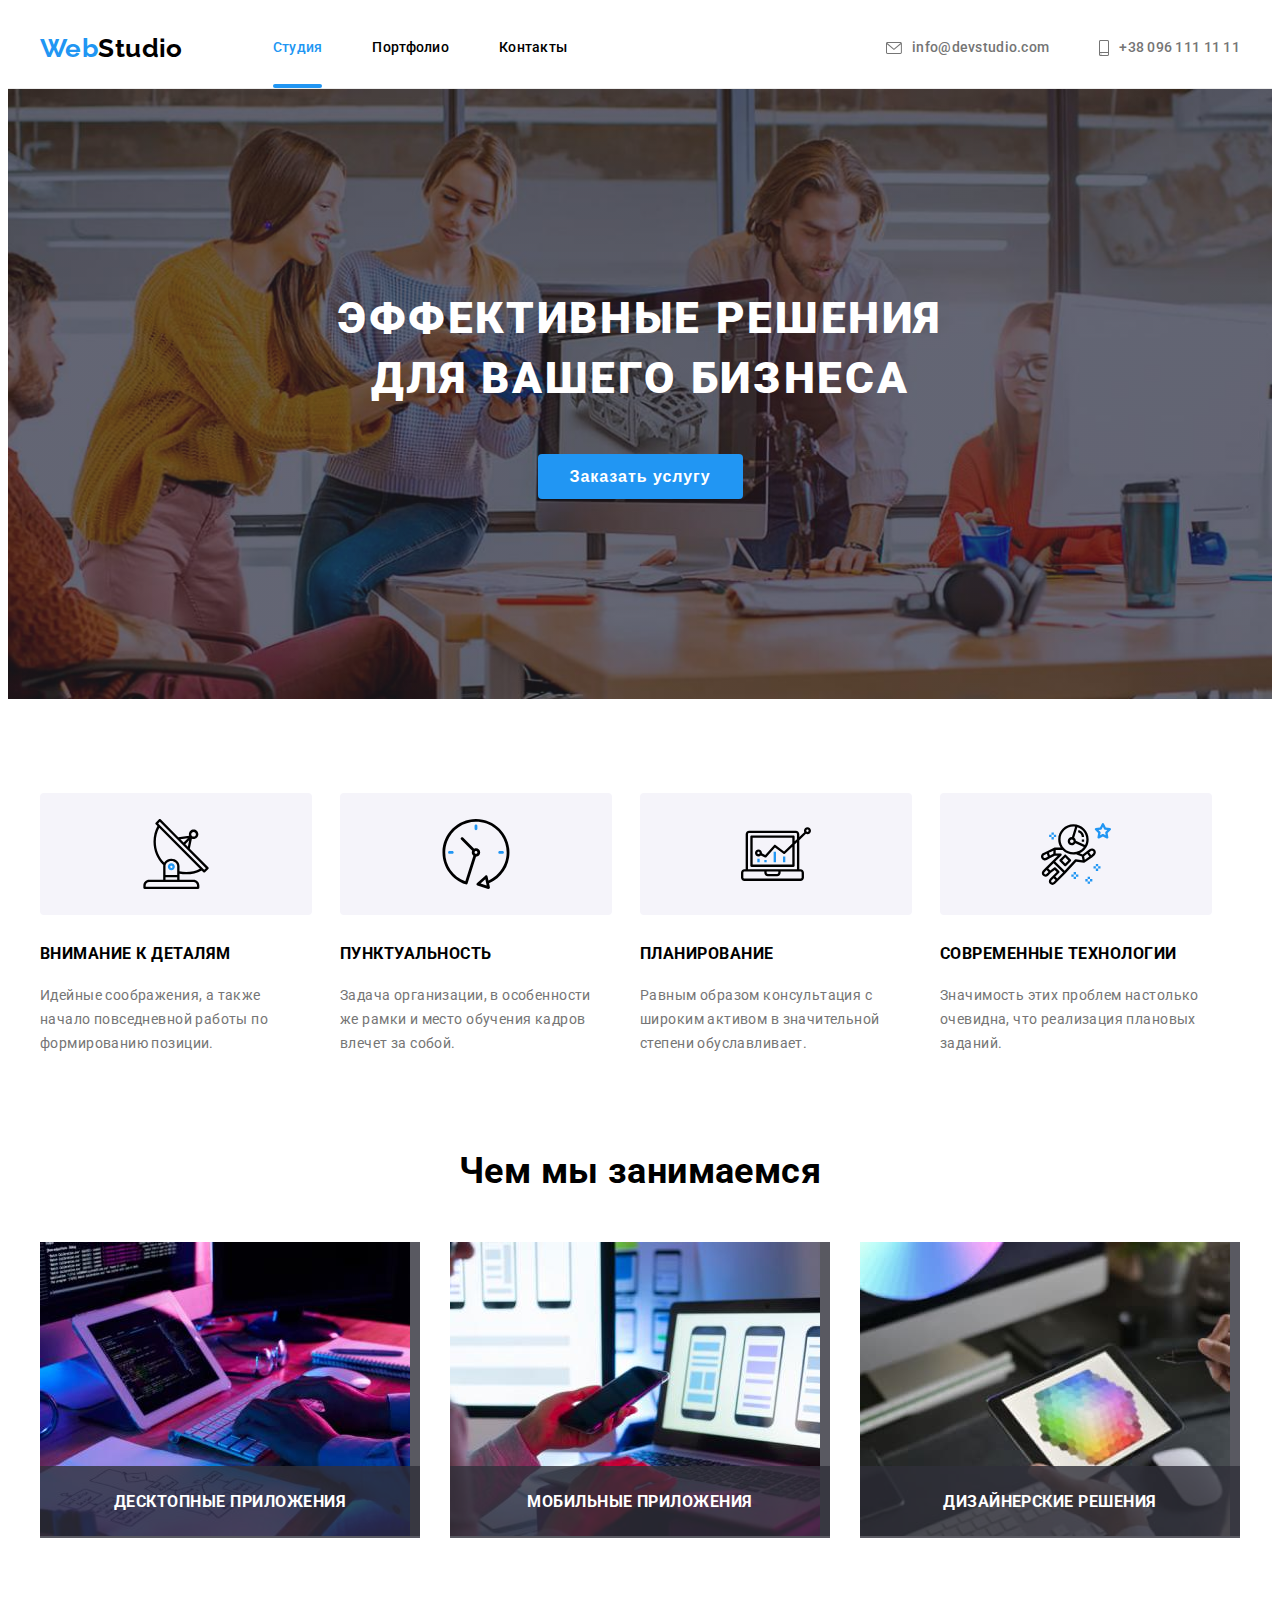
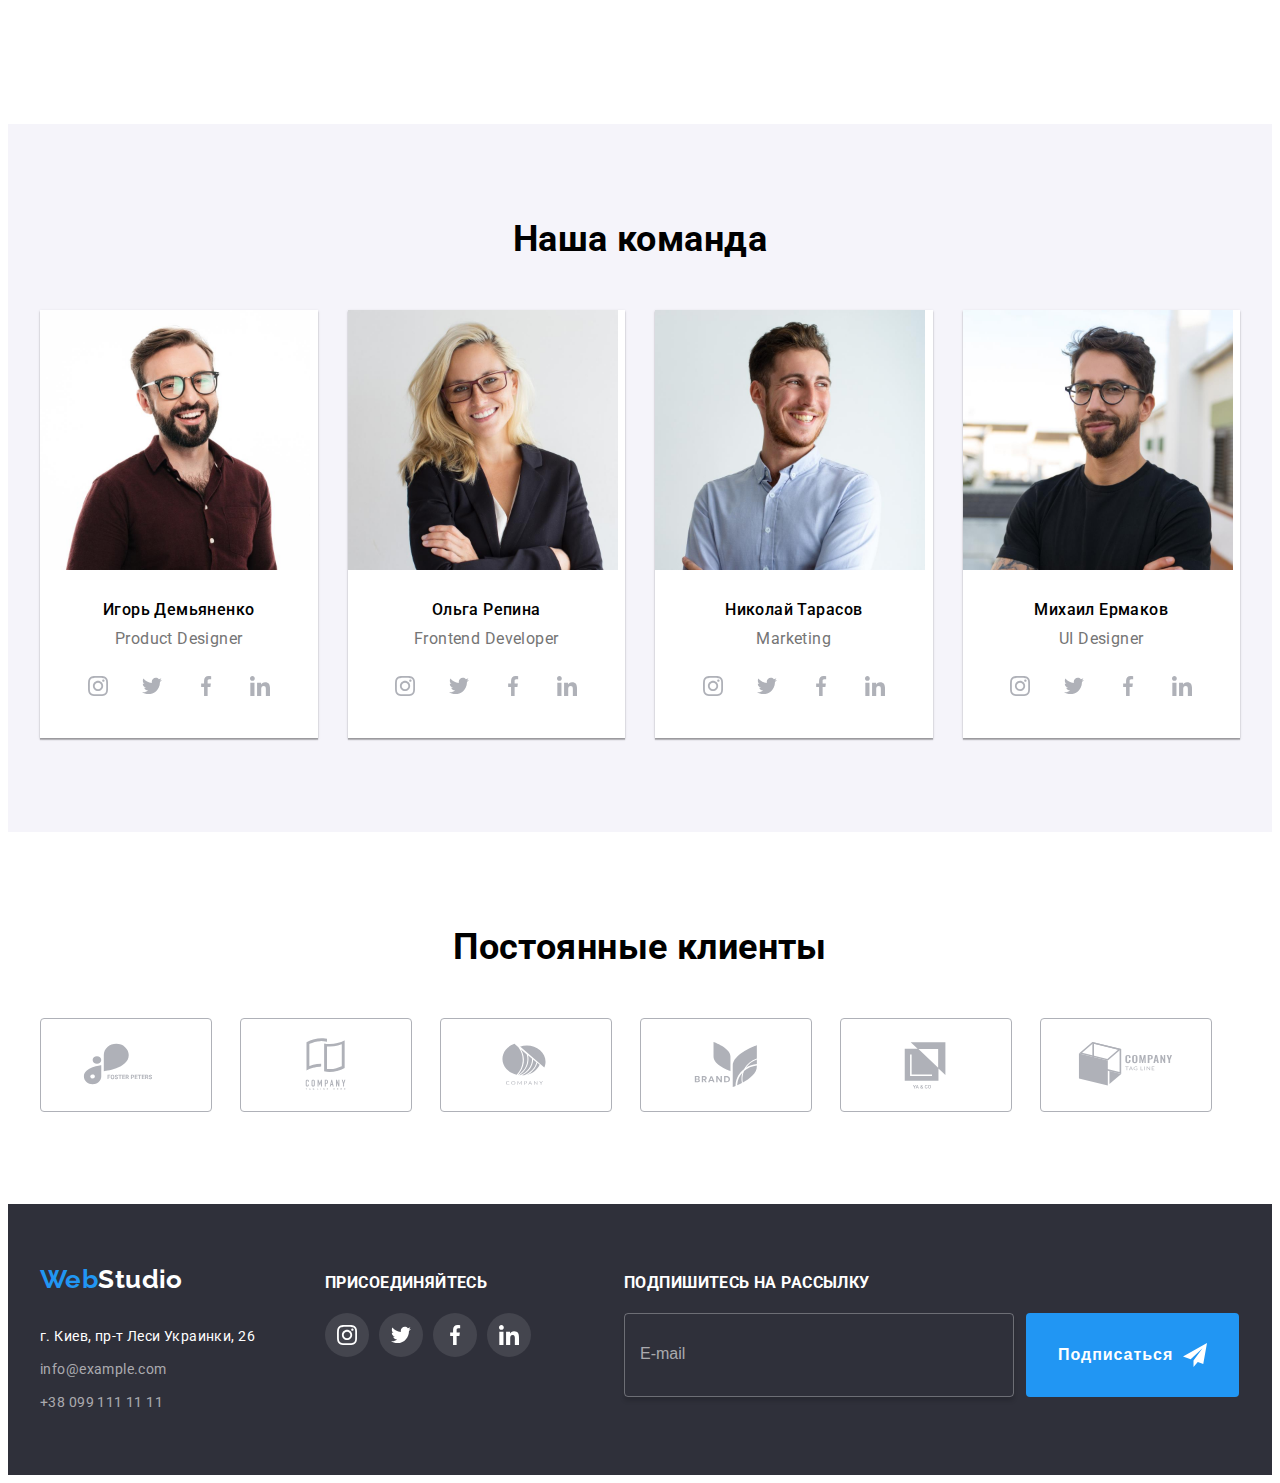
<file: index.html>
<!DOCTYPE html>
<html lang="ru">
  <head>
    <meta charset="UTF-8" />
    <meta http-equiv="X-UA-Compatible" content="IE=edge" />
    <meta name="viewport" content="width=device-width, initial-scale=1.0" />
    <title>Веб студио</title>
    <link rel="preconnect" href="https://fonts.googleapis.com" />
    <link rel="preconnect" href="https://fonts.gstatic.com" crossorigin />
    <link rel="preconnect" href="https://fonts.googleapis.com" />
    <link rel="preconnect" href="https://fonts.gstatic.com" crossorigin />
    <link
      href="https://fonts.googleapis.com/css2?family=Raleway:wght@700&family=Roboto:wght@400;500;700;900&display=swap"
      rel="stylesheet"
    />
    <link
      rel="stylesheet"
      href="https://cdnjs.cloudflare.com/ajax/libs/modern-normalize/1.1.0/modern-normalize.min.css"
      integrity="sha512-wpPYUAdjBVSE4KJnH1VR1HeZfpl1ub8YT/NKx4PuQ5NmX2tKuGu6U/JRp5y+Y8XG2tV+wKQpNHVUX03MfMFn9Q=="
      crossorigin="anonymous"
      referrerpolicy="no-referrer"
    />
    <link rel="stylesheet" href="./css/main.min.css" />
  </head>
  <body>
    <!-- header -->
    <header class="header">
      <div class="container header-container">
        <nav class="header-nav">
          <a class="header__logo logo link" href="#" lang="en"
            ><span class="header__logo-part">Web</span>Studio</a
          >
          <ul class="header-nav__list list">
            <li class="header-nav__item">
              <a class="header-nav__link menu link current" href="#">Студия</a>
            </li>
            <li class="header-nav__item">
              <a class="header-nav__link menu link" href="./portfolio.html"
                >Портфолио</a
              >
            </li>
            <li class="header-nav__item">
              <a class="header-nav__link menu link" href="#">Контакты</a>
            </li>
          </ul>
        </nav>
        <ul class="contacts list">
          <li class="contacts__item">
            <a class="contacts__link link" href="mailto:info@devstudio.com">
              <svg class="contacts__icon" width="16" height="12">
                <use href="./images/icons.svg#icon-envelope"></use></svg>info@devstudio.com
            </a>
          </li>
          <li class="contacts__item">
            <a class="contacts__link link" href="tel.:+380961111111"
              ><svg class="contacts__icon" width="10" height="16">
                <use href="./images/icons.svg#icon-smartphone"></use></svg>+38 096 111 11 11
            </a>
          </li>
        </ul>
      </div>
    </header>

    <main>
      <!-- hero section -->
      <section class="hero">
        <div class="container hero__container">
          <h1 class="hero__title">Эффективные решения для вашего бизнеса</h1>
          <button data-modal-open class="btn" type="button">
            Заказать услугу
          </button>
        </div>
      </section>

      <!-- our benefits section-->

      <section class="section">
        <div class="container">
          <h2 class="benefits visually-hidden">Наши преимущества</h2>
          <ul class="benefits__list list">
            <li class="benefits__item">
              <div class="benefits__icon">
                <svg width="70" height="70">
                  <use href="./images/icons.svg#icon-antenna"></use>
                </svg>
              </div>
              <h3 class="benefits__title">Внимание к деталям</h3>
              <p class="benefits__text">
                Идейные соображения, а также начало повседневной работы по
                формированию позиции.
              </p>
            </li>
            <li class="benefits__item">
              <div class="benefits__icon">
                <svg width="70" height="70">
                  <use href="./images/icons.svg#icon-clock"></use>
                </svg>
              </div>
              <h3 class="benefits__title">Пунктуальность</h3>
              <p class="benefits__text">
                Задача организации, в особенности же рамки и место обучения
                кадров влечет за собой.
              </p>
            </li>
            <li class="benefits__item">
              <div class="benefits__icon">
                <svg width="70" height="70">
                  <use href="./images/icons.svg#icon-diagram"></use>
                </svg>
              </div>
              <h3 class="benefits__title">Планирование</h3>
              <p class="benefits__text">
                Равным образом консультация с широким активом в значительной
                степени обуславливает.
              </p>
            </li>
            <li class="benefits__item">
              <div class="benefits__icon">
                <svg width="70" height="70">
                  <use href="./images/icons.svg#icon-astronaut"></use>
                </svg>
              </div>
              <h3 class="benefits__title">Современные технологии</h3>
              <p class="benefits__text">
                Значимость этих проблем настолько очевидна, что реализация
                плановых заданий.
              </p>
            </li>
          </ul>
        </div>
      </section>

      <!-- What we do-->

      <section class="works section">
        <div class="container">
          <h2 class="studio-header">Чем мы занимаемся</h2>
          <ul class="works__list works list">
            <li class="works__item">
              <div class="works__card">
                <img
                  src="./images/write.jpg"
                  alt="Человек пишет код"
                  width="370"
                  height="294"
                />
                <h3 class="works__list-title">Десктопные приложения</h3>
              </div>
            </li>
            <li class="works__item">
              <div class="works__card">
                <img
                  src="./images/phone.jpg"
                  alt="Человек тестирует приложение"
                  width="370"
                  height="294"
                />
                <h3 class="works__list-title">Мобильные приложения</h3>
              </div>
            </li>
            <li class="works__item">
              <div class="works__card">
                <img
                  src="./images/laptop.jpg"
                  alt="Человек смотрит готовый продукт"
                  width="370"
                  height="294"
                />
                <h3 class="works__list-title">Дизайнерские решения</h3>
              </div>
            </li>
          </ul>
        </div>
      </section>

      <!-- Our team -->

      <section class="team section">
        <div class="container">
          <h2 class="studio-header">Наша команда</h2>
          <ul class="team__list list">
            <li class="team__item">
              <img
                src="./images/ihor.jpg"
                alt="Игорь Демьяненко"
                width="270"
                height="260"
              />
              <div class="team__item-description">
                <h3 class="team__title">Игорь Демьяненко</h3>
                <p class="team__text" lang="en">Product Designer</p>
                <ul class="social list">
                  <li class="social__item">
                    <a href="" class="social__link">
                      <svg class="social__icon" width="20" height="20">
                        <use href="./images/icons.svg#icon-instagram"></use>
                      </svg>
                    </a>
                  </li>
                  <li class="social__item">
                    <a href="" class="social__link">
                      <svg class="social__icon" width="20" height="20">
                        <use href="./images/icons.svg#icon-twitter"></use>
                      </svg>
                    </a>
                  </li>
                  <li class="social__item">
                    <a href="" class="social__link">
                      <svg class="social__icon" width="20" height="20">
                        <use href="./images/icons.svg#icon-facebook"></use>
                      </svg>
                    </a>
                  </li>
                  <li class="social__item">
                    <a href="" class="social__link">
                      <svg class="social__icon" width="20" height="20">
                        <use href="./images/icons.svg#icon-linkedin"></use>
                      </svg>
                    </a>
                  </li>
                </ul>
              </div>
            </li>
            <li class="team__item">
              <img
                src="./images/olha.jpg"
                alt="Ольга Репина"
                width="270"
                height="260"
              />
              <div class="team__item-description">
                <h3 class="team__title">Ольга Репина</h3>
                <p class="team__text" lang="en">Frontend Developer</p>
                <ul class="social list">
                  <li class="social__item">
                    <a href="" class="social__link">
                      <svg class="social__icon" width="20" height="20">
                        <use href="./images/icons.svg#icon-instagram"></use>
                      </svg>
                    </a>
                  </li>
                  <li class="social__item">
                    <a href="" class="social__link">
                      <svg class="social__icon" width="20" height="20">
                        <use href="./images/icons.svg#icon-twitter"></use>
                      </svg>
                    </a>
                  </li>
                  <li class="social__item">
                    <a href="" class="social__link">
                      <svg class="social__icon" width="20" height="20">
                        <use href="./images/icons.svg#icon-facebook"></use>
                      </svg>
                    </a>
                  </li>
                  <li class="social__item">
                    <a href="" class="social__link">
                      <svg class="social__icon" width="20" height="20">
                        <use href="./images/icons.svg#icon-linkedin"></use>
                      </svg>
                    </a>
                  </li>
                </ul>
              </div>
            </li>
            <li class="team__item">
              <img
                src="./images/nikolay.jpg"
                alt="Николай Тарасов"
                width="270"
                height="260"
              />
              <div class="team__item-description">
                <h3 class="team__title">Николай Тарасов</h3>
                <p class="team__text" lang="en">Marketing</p>
                <ul class="social list">
                  <li class="social__item">
                    <a href="" class="social__link">
                      <svg class="social__icon" width="20" height="20">
                        <use href="./images/icons.svg#icon-instagram"></use>
                      </svg>
                    </a>
                  </li>
                  <li class="social__item">
                    <a href="" class="social__link">
                      <svg class="social__icon" width="20" height="20">
                        <use href="./images/icons.svg#icon-twitter"></use>
                      </svg>
                    </a>
                  </li>
                  <li class="social__item">
                    <a href="" class="social__link">
                      <svg class="social__icon" width="20" height="20">
                        <use href="./images/icons.svg#icon-facebook"></use>
                      </svg>
                    </a>
                  </li>
                  <li class="social__item">
                    <a href="" class="social__link">
                      <svg class="social__icon" width="20" height="20">
                        <use href="./images/icons.svg#icon-linkedin"></use>
                      </svg>
                    </a>
                  </li>
                </ul>
              </div>
            </li>
            <li class="team__item">
              <img
                src="./images/mikhail.jpg"
                alt="Михаил Ермаков"
                width="270"
                height="260"
              />
              <div class="team__item-description">
                <h3 class="team__title">Михаил Ермаков</h3>
                <p class="team__text" lang="en">UI Designer</p>
                <ul class="social list">
                  <li class="social__item">
                    <a href="" class="social__link">
                      <svg class="social__icon" width="20" height="20">
                        <use href="./images/icons.svg#icon-instagram"></use>
                      </svg>
                    </a>
                  </li>
                  <li class="social__item">
                    <a href="" class="social__link">
                      <svg class="social__icon" width="20" height="20">
                        <use href="./images/icons.svg#icon-twitter"></use>
                      </svg>
                    </a>
                  </li>
                  <li class="social__item">
                    <a href="" class="social__link">
                      <svg class="social__icon" width="20" height="20">
                        <use href="./images/icons.svg#icon-facebook"></use>
                      </svg>
                    </a>
                  </li>
                  <li class="social__item">
                    <a href="" class="social__link">
                      <svg class="social__icon" width="20" height="20">
                        <use href="./images/icons.svg#icon-linkedin"></use>
                      </svg>
                    </a>
                  </li>
                </ul>
              </div>
            </li>
          </ul>
        </div>
      </section>

      <!-- Clients -->

      <section class="section">
        <div class="container">
          <h2 class="clients studio-header">Постоянные клиенты</h2>
          <ul class="clients__list list clients__logo">
            <li class="clients__item">
              <a href="" class="clients__link">
                <svg class="clients__icon" width="106" height="60">
                  <use href="./images/icons.svg#icon-logo_1"></use>
                </svg>
              </a>
            </li>
            <li class="clients__item">
              <a href="" class="clients__link">
                <svg class="clients__icon" width="106" height="60">
                  <use href="./images/icons.svg#icon-logo_2"></use>
                </svg>
              </a>
            </li>
            <li class="clients__item">
              <a href="" class="clients__link">
                <svg class="clients__icon" width="106" height="60">
                  <use href="./images/icons.svg#icon-logo_3"></use>
                </svg>
              </a>
            </li>
            <li class="clients__item">
              <a href="" class="clients__link">
                <svg class="clients__icon" width="106" height="60">
                  <use href="./images/icons.svg#icon-logo_4"></use>
                </svg>
              </a>
            </li>
            <li class="clients__item">
              <a href="" class="clients__link">
                <svg class="clients__icon" width="106" height="60">
                  <use href="./images/icons.svg#icon-logo_5"></use>
                </svg>
              </a>
            </li>
            <li class="clients__item">
              <a href="" class="clients__link">
                <svg class="clients__icon" width="106" height="60">
                  <use href="./images/icons.svg#icon-logo_6"></use>
                </svg>
              </a>
            </li>
          </ul>
        </div>
      </section>
    </main>

    <!--footer-->

    <footer class="footer">
      <div class="footer__container container">
        <div class="footer__container-address">
          <a class="logo link" href="#" lang="en"
            ><span class="footer__logo header__logo-part">Web</span
            ><span class="footer__logo footer__logo-part">Studio</span></a
          >
          <address class="footer__address">
            <ul class="footer__list list">
              <li class="footer__item">
                <a
                  class="footer__address-text link"
                  href="https://goo.gl/maps/4cXXEEwMCraJ7tto8"
                  target="_blank"
                  rel="noopener noreferrer"
                  >г. Киев, пр-т Леси Украинки, 26</a
                >
              </li>
              <li class="footer__item">
                <a
                  class="footer__contacts link"
                  href="mailto:info@devstudio.com"
                  >info@example.com</a
                >
              </li>
              <li class="footer__item">
                <a class="footer__contacts link" href="tel.:+380961111111"
                  >+38 099 111 11 11</a
                >
              </li>
            </ul>
          </address>
        </div>

        <!-- footer-socials -->

        <div class="footer-social">
          <h3 class="footer__title">Присоединяйтесь</h3>
          <ul class="list footer-social__list">
            <li class="social__item">
              <a href="" class="footer-social__link">
                <svg class="footer-social__icon" width="20" height="20">
                  <use href="./images/icons.svg#icon-instagram"></use>
                </svg>
              </a>
            </li>
            <li class="social__item">
              <a href="" class="footer-social__link">
                <svg class="footer-social__icon" width="20" height="20">
                  <use href="./images/icons.svg#icon-twitter"></use>
                </svg>
              </a>
            </li>
            <li class="social__item">
              <a href="" class="footer-social__link">
                <svg class="footer-social__icon" width="20" height="20">
                  <use href="./images/icons.svg#icon-facebook"></use>
                </svg>
              </a>
            </li>
            <li class="social__item">
              <a href="" class="footer-social__link">
                <svg class="footer-social__icon" width="20" height="20">
                  <use href="./images/icons.svg#icon-linkedin"></use>
                </svg>
              </a>
            </li>
          </ul>
        </div>

        <form class="subscribe-form">
          <h3 class="footer__title">Подпишитесь на рассылку</h3>
          <div class="form__position">
            <label class="subsribe-form__lebel">
              <input
                type="email"
                class="subsribe-form__input"
                placeholder="E-mail"
                name="subscribtion"
              />
            </label>
            <button class="btn subsribe-form__btn" type="submit">
              Подписаться
              <svg class="subsribe-form__icon">
                <use href="./images/icons.svg#icon-icon_send"></use>
              </svg>
            </button>
          </div>
        </form>
      </div>
    </footer>

    <div class="backdrop is-hidden" data-modal>
      <div class="modal">
        <button data-modal-close class="modal__button-close">
          <svg class="modal__icon-close" width="18" height="18">
            <use href="./images/icons.svg#icon-close_button"></use>
          </svg>
        </button>

        <form action="#" class="modal-form">
          <p class="modal-form__title">
            Оставьте свои данные, мы вам перезвоним
          </p>

          <label class="modal-form__field"
            >Имя
            <span class="modal-form__wrapper">
              <input type="text" class="modal-form__input" name="user-name" />
              <svg class="modal-form__icon">
                <use href="./images/icons.svg#icon-person"></use>
              </svg>
            </span>
          </label>
          <label class="modal-form__field"
            >Телефон
            <span class="modal-form__wrapper">
              <input type="tel" class="modal-form__input" name="user-tel" />
              <svg class="modal-form__icon">
                <use href="./images/icons.svg#icon-phone-modal"></use>
              </svg>
            </span>
          </label>
          <label class="modal-form__field"
            >Почта
            <span class="modal-form__wrapper">
              <input type="email" class="modal-form__input" name="user-mail" />
              <svg class="modal-form__icon">
                <use href="./images/icons.svg#icon-email-modal"></use>
              </svg>
            </span>
          </label>
          <label class="modal-form__field"
            >Комментарии
            <textarea
              class="modal-form__comment"
              name="user-comment"
              placeholder="Введите текст"
            ></textarea>
          </label>
          <input
            type="checkbox"
            name="agreement"
            id="policy"
            class="modal-form__checkbox"
          />
          <label for="policy" class="policy__lebel policy__text"
            >Соглашаюсь с рассылкой и принимаю&nbsp;
            <a href="" class="policy__link">Условия договора</a></label
          >

          <button class="btn send-btn" type="submit">Отправить</button>
        </form>
      </div>
    </div>
    <script src="./js/modal.js"></script>
  </body>
</html>
</file>
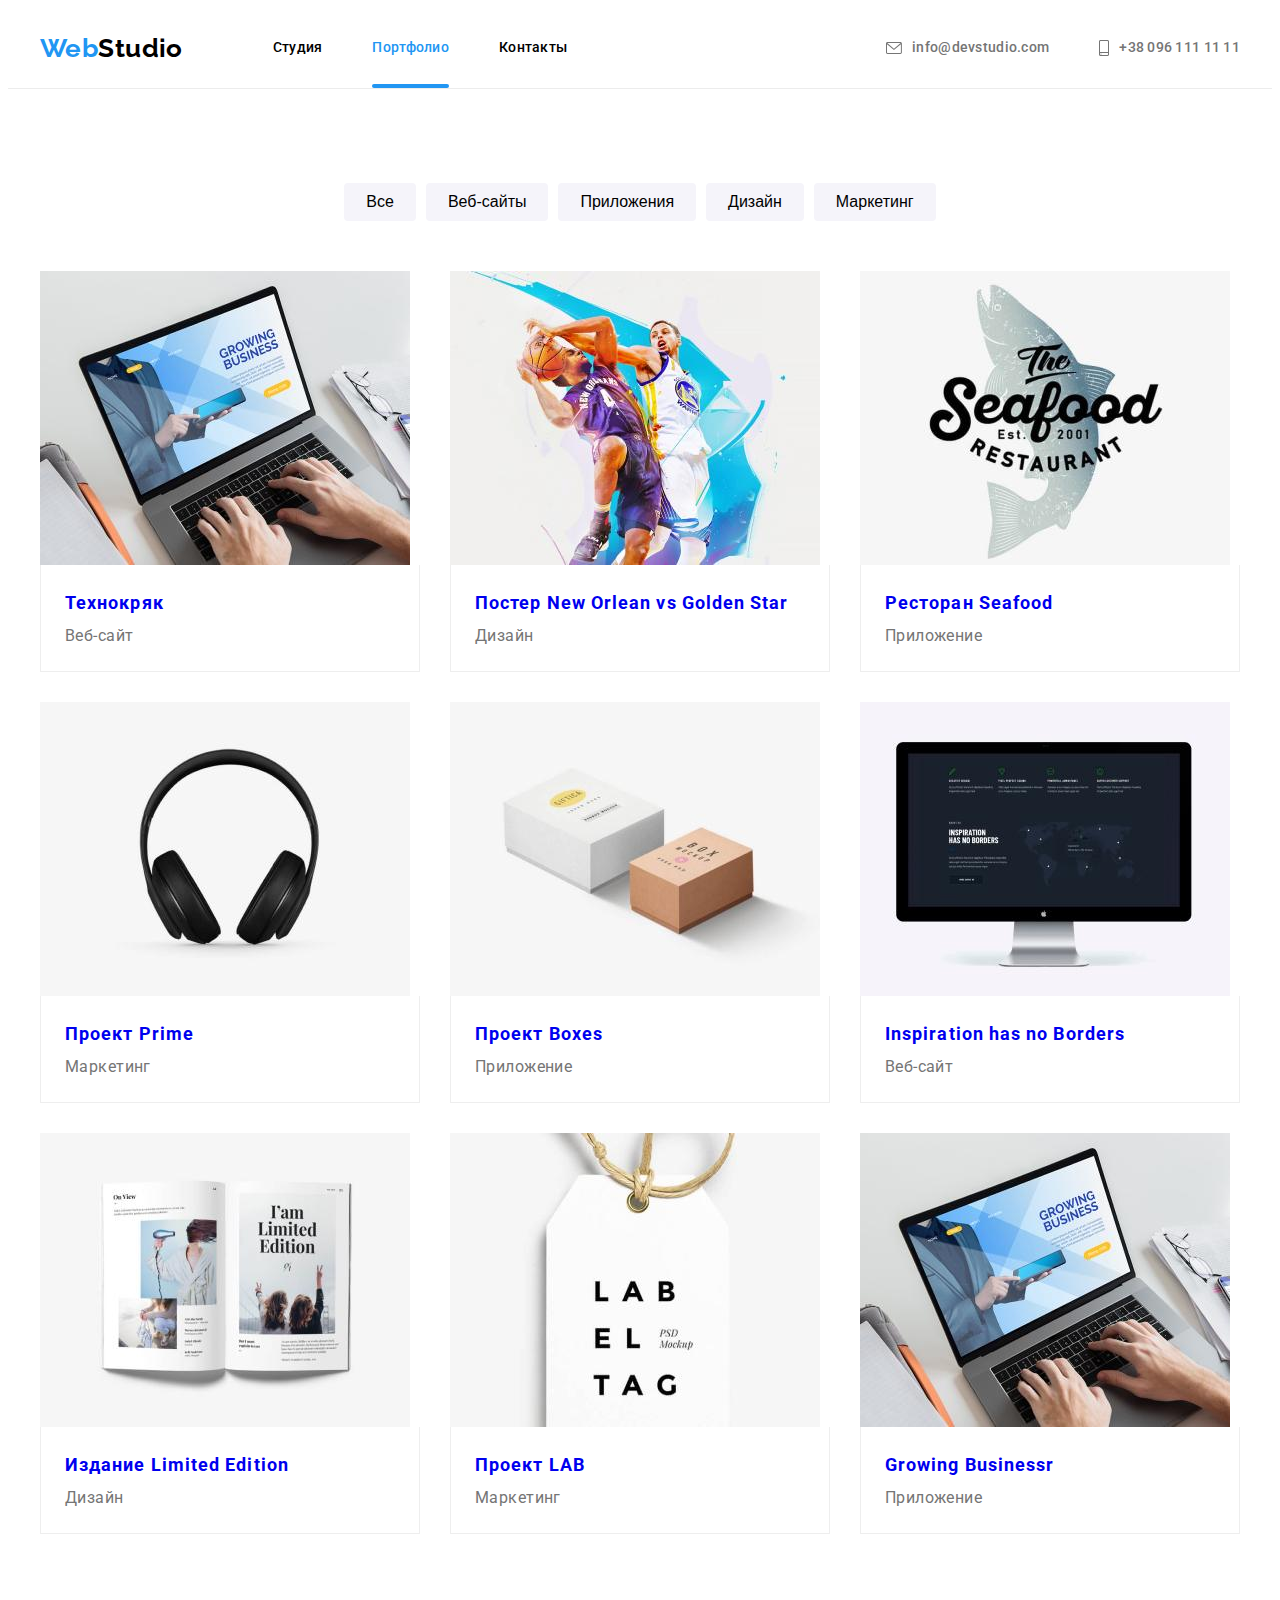
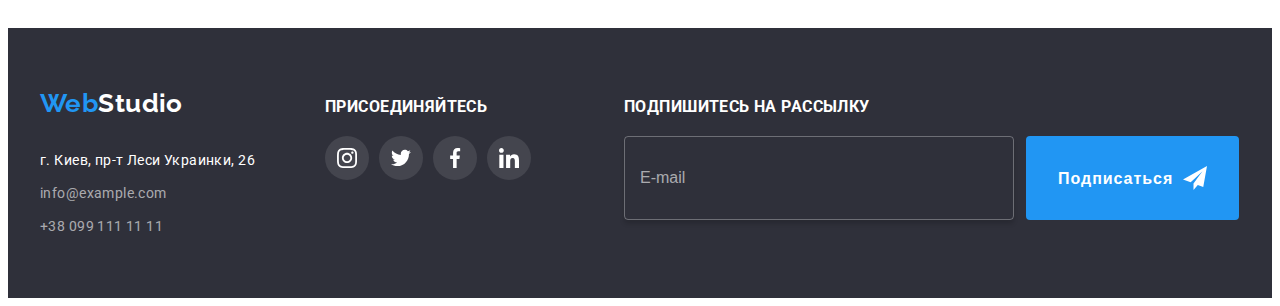
<file: portfolio.html>
<!DOCTYPE html>
<html lang="en">
  <head>
    <meta charset="UTF-8" />
    <meta http-equiv="X-UA-Compatible" content="IE=edge" />
    <meta name="viewport" content="width=device-width, initial-scale=1.0" />
    <title>Document</title>
    <link rel="preconnect" href="https://fonts.googleapis.com" />
    <link rel="preconnect" href="https://fonts.gstatic.com" crossorigin />
    <link rel="preconnect" href="https://fonts.googleapis.com" />
    <link rel="preconnect" href="https://fonts.gstatic.com" crossorigin />
    <link
      href="https://fonts.googleapis.com/css2?family=Raleway:wght@700&family=Roboto:wght@400;500;700;900&display=swap"
      rel="stylesheet"
    />
    <link
      rel="stylesheet"
      href="https://cdnjs.cloudflare.com/ajax/libs/modern-normalize/1.1.0/modern-normalize.min.css"
      integrity="sha512-wpPYUAdjBVSE4KJnH1VR1HeZfpl1ub8YT/NKx4PuQ5NmX2tKuGu6U/JRp5y+Y8XG2tV+wKQpNHVUX03MfMFn9Q=="
      crossorigin="anonymous"
      referrerpolicy="no-referrer"
    />
    <link rel="stylesheet" href="./css/main.min.css" />
  </head>
  <body>
    <!-- header -->
    <header class="header">
      <div class="container header-container">
        <nav class="header-nav">
          <a class="header__logo logo link" href="#" lang="en"
            ><span class="header__logo-part">Web</span>Studio</a
          >
          <ul class="header-nav__list list">
            <li class="header-nav__item">
              <a class="header-nav__link menu link" href="./index.html">Студия</a>
            </li>
            <li class="header-nav__item">
              <a class="header-nav__link link current" href="#">Портфолио</a>
            </li>
            <li class="header-nav__item">
              <a class="header-nav__link menu link" href="#">Контакты</a>
            </li>
          </ul>
        </nav>
        <ul class="contacts list">
          <li class="contacts__item">
            <a class="contacts__link link" href="mailto:info@devstudio.com">
              <svg class="contacts__icon" width="16" height="12">
                <use href="./images/icons.svg#icon-envelope"></use></svg>info@devstudio.com
            </a>
          </li>
          <li class="contacts__item">
            <a class="contacts__link link" href="tel.:+380961111111"
              ><svg class="contacts__icon" width="10" height="16">
                <use href="./images/icons.svg#icon-smartphone"></use></svg>+38 096 111 11 11
            </a>
          </li>
        </ul>
      </div>
    </header>
    <main>
      <!-- filter -->
      <section class="section">
        <div class="container">
          <h1 class="visually-hidden">Наши проекты</h1>
          <ul class="portfolio list">
            <li class="portfolio__item">
              <button type="button" class="portfolio__btn">Все</button>
            </li>
            <li class="portfolio__item">
              <button type="button" class="portfolio__btn">Веб-сайты</button>
            </li>
            <li class="portfolio__item">
              <button type="button" class="portfolio__btn">Приложения</button>
            </li>
            <li class="portfolio__item">
              <button type="button" class="portfolio__btn">Дизайн</button>
            </li>
            <li class="portfolio__item">
              <button type="button" class="portfolio__btn">Маркетинг</button>
            </li>
          </ul>
          <!-- Examples -->

          <ul class="examples list">
            <li class="examples__item">
              <a class="link examples__link" href="">
                <div class="examples__overlay">
                  <p class="examples__overlay-text">
                    Технокряк это современная площадка распространения
                    коронавируса. Компании используют эту платформу для
                    цифрового шпионажа и атак на защищённые сервера конкурентов.
                  </p>
                  <img
                    src="./images/notebook_2.jpg"
                    alt="Технокряк"
                    width="370"
                    height="294"
                  />
                </div>
                <div class="examples__description">
                  <h2 class="examples__title">Технокряк</h2>
                  <p class="examples__text">Веб-сайт</p>
                </div>
              </a>
            </li>
            <li class="examples__item">
              <a class="link examples__link" href="">
                <div class="examples__overlay">
                  <p class="examples__overlay-text">
                    Технокряк это современная площадка распространения
                    коронавируса. Компании используют эту платформу для
                    цифрового шпионажа и атак на защищённые сервера конкурентов.
                  </p>
                  <img
                    src="./images/players.jpg"
                    alt="Постер New Orlean vs Golden Star"
                    width="370"
                    height="294"
                  />
                </div>
                <div class="examples__description">
                  <h2 class="examples__title">
                    Постер New Orlean vs Golden Star
                  </h2>
                  <p class="examples__text">Дизайн</p>
                </div>
              </a>
            </li>

            <li class="examples__item">
              <a class="link examples__link" href="">
                <div class="examples__overlay">
                  <p class="examples__overlay-text">
                    Технокряк это современная площадка распространения
                    коронавируса. Компании используют эту платформу для
                    цифрового шпионажа и атак на защищённые сервера конкурентов.
                  </p>

                  <img
                    src="./images/seafood.jpg"
                    alt="Ресторан Seafood"
                    width="370"
                    height="294"
                  />
                </div>
                <div class="examples__description">
                  <h2 class="examples__title">Ресторан Seafood</h2>
                  <p class="examples__text">Приложение</p>
                </div>
              </a>
            </li>

            <li class="examples__item">
              <a class="link examples__link" href="">
                <div class="examples__overlay">
                  <p class="examples__overlay-text">
                    Технокряк это современная площадка распространения
                    коронавируса. Компании используют эту платформу для
                    цифрового шпионажа и атак на защищённые сервера конкурентов.
                  </p>

                  <img
                    src="./images/headphones.jpg"
                    alt="Проект Prime"
                    width="370"
                    height="294"
                  />
                </div>
                <div class="examples__description">
                  <h2 class="examples__title">Проект Prime</h2>
                  <p class="examples__text">Маркетинг</p>
                </div>
              </a>
            </li>

            <li class="examples__item">
              <a class="link examples__link" href="">
                <div class="examples__overlay">
                  <p class="examples__overlay-text">
                    Технокряк это современная площадка распространения
                    коронавируса. Компании используют эту платформу для
                    цифрового шпионажа и атак на защищённые сервера конкурентов.
                  </p>

                  <img
                    src="./images/boxes.jpg"
                    alt="Проект Boxes"
                    width="370"
                    height="294"
                  />
                </div>
                <div class="examples__description">
                  <h2 class="examples__title">Проект Boxes</h2>
                  <p class="examples__text">Приложение</p>
                </div>
              </a>
            </li>

            <li class="examples__item">
              <a class="link examples__link" href="">
                <div class="examples__overlay">
                  <p class="examples__overlay-text">
                    Технокряк это современная площадка распространения
                    коронавируса. Компании используют эту платформу для
                    цифрового шпионажа и атак на защищённые сервера конкурентов.
                  </p>

                  <img
                    src="./images/monitor.jpg"
                    alt="Inspiration has no Borders"
                    width="370"
                    height="294"
                  />
                </div>
                <div class="examples__description">
                  <h2 class="examples__title">Inspiration has no Borders</h2>
                  <p class="examples__text">Веб-сайт</p>
                </div>
              </a>
            </li>

            <li class="examples__item">
              <a class="link examples__link" href="">
                <div class="examples__overlay">
                  <p class="examples__overlay-text">
                    Технокряк это современная площадка распространения
                    коронавируса. Компании используют эту платформу для
                    цифрового шпионажа и атак на защищённые сервера конкурентов.
                  </p>

                  <img
                    src="./images/book.jpg"
                    alt="Издание Limited Edition"
                    width="370"
                    height="294"
                  />
                </div>
                <div class="examples__description">
                  <h2 class="examples__title">Издание Limited Edition</h2>
                  <p class="examples__text">Дизайн</p>
                </div>
              </a>
            </li>

            <li class="examples__item">
              <a class="link examples__link" href="">
                <div class="examples__overlay">
                  <p class="examples__overlay-text">
                    Технокряк это современная площадка распространения
                    коронавируса. Компании используют эту платформу для
                    цифрового шпионажа и атак на защищённые сервера конкурентов.
                  </p>

                  <img
                    src="./images/lab.jpg"
                    alt="Проект LAB"
                    width="370"
                    height="294"
                  />
                </div>
                <div class="examples__description">
                  <h2 class="examples__title">Проект LAB</h2>
                  <p class="examples__text">Маркетинг</p>
                </div>
              </a>
            </li>

            <li class="examples__item">
              <a class="link examples__link" href="">
                <div class="examples__overlay">
                  <p class="examples__overlay-text">
                    Технокряк это современная площадка распространения
                    коронавируса. Компании используют эту платформу для
                    цифрового шпионажа и атак на защищённые сервера конкурентов.
                  </p>

                  <img
                    src="./images/notebook_2.jpg"
                    alt="Growing Business"
                    width="370"
                    height="294"
                  />
                </div>
                <div class="examples__description">
                  <h2 class="examples__title">Growing Businessr</h2>
                  <p class="examples__text">Приложение</p>
                </div>
              </a>
            </li>
          </ul>
        </div>
      </section>
    </main>

    <!-- footer -->
    <footer class="footer">
      <div class="footer__container container">
        <div class="footer__container-address">
          <a class="logo link" href="#" lang="en"
            ><span class="footer__logo header__logo-part">Web</span
            ><span class="footer__logo footer__logo-part">Studio</span></a
          >
          <address class="footer__address">
            <ul class="footer__list list">
              <li class="footer__item">
                <a
                  class="footer__address-text link"
                  href="https://goo.gl/maps/4cXXEEwMCraJ7tto8"
                  target="_blank"
                  rel="noopener noreferrer"
                  >г. Киев, пр-т Леси Украинки, 26</a
                >
              </li>
              <li class="footer__item">
                <a
                  class="footer__contacts link"
                  href="mailto:info@devstudio.com"
                  >info@example.com</a
                >
              </li>
              <li class="footer__item">
                <a class="footer__contacts link" href="tel.:+380961111111"
                  >+38 099 111 11 11</a
                >
              </li>
            </ul>
          </address>
        </div>

        <!-- footer-socials -->

        <div class="footer-social">
          <h3 class="footer__title">Присоединяйтесь</h3>
          <ul class="list footer-social__list">
            <li class="social__item">
              <a href="" class="footer-social__link">
                <svg class="footer-social__icon" width="20" height="20">
                  <use href="./images/icons.svg#icon-instagram"></use>
                </svg>
              </a>
            </li>
            <li class="social__item">
              <a href="" class="footer-social__link">
                <svg class="footer-social__icon" width="20" height="20">
                  <use href="./images/icons.svg#icon-twitter"></use>
                </svg>
              </a>
            </li>
            <li class="social__item">
              <a href="" class="footer-social__link">
                <svg class="footer-social__icon" width="20" height="20">
                  <use href="./images/icons.svg#icon-facebook"></use>
                </svg>
              </a>
            </li>
            <li class="social__item">
              <a href="" class="footer-social__link">
                <svg class="footer-social__icon" width="20" height="20">
                  <use href="./images/icons.svg#icon-linkedin"></use>
                </svg>
              </a>
            </li>
          </ul>
        </div>

        <form class="subscribe-form">
          <h3 class="footer__title">Подпишитесь на рассылку</h3>
          <div class="form__position">
            <label class="subsribe-form__lebel">
              <input
                type="email"
                class="subsribe-form__input"
                placeholder="E-mail"
                name="subscribtion"
              />
            </label>
            <button class="btn subsribe-form__btn" type="submit">
              Подписаться
              <svg class="subsribe-form__icon">
                <use href="./images/icons.svg#icon-icon_send"></use>
              </svg>
            </button>
          </div>
        </form>
      </div>
    </footer>
  </body>
</html>
</file>
<file: css/main.min.css>
:root{--second-text-color: #757575;--third-text-color: #ffffff;--accent-color: #2196f3;--portfolio-btn-color: #f5f4fa;--address-hover-color: #188ce8;--item-border: #eeeeee;--timing-function: cubic-bezier(0.4, 0, 0.2, 1)}.visually-hidden{position:absolute;white-space:nowrap;width:1px;height:1px;overflow:hidden;border:0;padding:0;clip:rect(0 0 0 0);clip-path:inset(50%);margin:-1px}body{font-family:"Roboto", sans-serif;font-size:14px;letter-spacing:0.03em}p,h1,h2,h3,h4,h5,h6{margin:0}ul{margin:0;padding:0}img{display:block;max-width:100%;height:auto;background-color:#000000}.list{list-style:none}.link{text-decoration:none}.link.current{color:var(--accent-color)}.link.current::after{content:"";position:absolute;left:0;bottom:0;display:block;width:100%;height:4px;background-color:var(--accent-color);border-radius:2px}.container{width:1200px;padding-left:15px;padding-right:15px;margin:0 auto}.section{padding-top:94px;padding-bottom:94px}.logo{font-family:Raleway;font-weight:700;font-size:26px;line-height:1.19;color:var(--primary-title-color)}.btn{margin-top:45px;padding:10px 32px;border-radius:4px;border:0px;font-weight:700;font-size:16px;line-height:1.6;align-items:center;text-align:center;letter-spacing:0.06em;color:var(--third-text-color);background-color:var(--accent-color);cursor:pointer;transition:background-color 250ms var(--timing-function)}.btn:hover,.btn:focus{background-color:#188ce8}.studio-header{margin-bottom:50px;font-weight:700;font-size:36px;line-height:1.17;text-align:center;color:var(--primary-title-color)}.social{display:flex;justify-content:center}.social__item{width:44px;height:44px;margin-right:10px}.social__item:last-child{margin-right:0}.social__icon{fill:#afb1b8;transition:fill 250ms var(--timing-function)}.social__link:hover .social__icon,.social__link:focus .social__icon{fill:var(--third-text-color)}.social__link{display:flex;align-items:center;justify-content:center;width:100%;height:100%;border-radius:50%;transition:background-color 250ms var(--timing-function)}.social__link:hover,.social__link:focus{background-color:var(--accent-color)}.backdrop{position:fixed;top:0;left:0;width:100%;height:100%;background-color:rgba(0,0,0,0.2);transition:opacity 250ms var(--timing-function),visibility 250ms var(--timing-function)}.backdrop.is-hidden{visibility:hidden;opacity:0;pointer-events:none}.modal{position:absolute;top:50%;left:50%;transform:translate(-50%, -50%);padding:40px;min-height:581px;width:528px;border-radius:4px;background-color:var(--third-text-color);box-shadow:0px 4px 4px rgba(0,0,0,0.25)}.modal-form{display:flex;flex-direction:column}.modal-form__title{margin-bottom:12px;font-weight:700;font-size:20px;line-height:1.15;text-align:center;color:var(--primary-title-color)}.modal-form__field{font-size:12px;line-height:1, 7;letter-spacing:0.01em;color:var(--second-text-color);margin-bottom:20px}.modal-form__wrapper{display:block;margin-top:4px;position:relative}.modal-form__input{padding-left:40px;width:100%;height:40px;border-radius:4px;border:1px solid rgba(33,33,33,0.2);cursor:pointer;transition:border-color 250ms var(--timing-function)}.modal-form__input:focus{outline:none;border-color:var(--accent-color)}.modal-form__comment{display:block;padding:12px 16px;width:100%;height:120px;border-radius:4px;border:1px solid rgba(33,33,33,0.2);resize:none;transition:border-color 250ms var(--timing-function)}.modal-form__comment::placeholder{font-size:12px;color:rgba(117,117,117,0.5)}.modal-form__comment:focus{outline:none;border-color:var(--accent-color)}.modal-form__icon{display:block;width:18px;height:18px;position:absolute;top:50%;left:12px;transform:translateY(-50%);fill:var(--primary-title-color);transition:fill 250ms var(--timing-function)}.modal-form__input:focus+.modal-form__icon{fill:var(--accent-color)}.modal-form__checkbox{position:absolute;-webkit-appearance:none;-moz-appearance:none;appearance:none}.policy__lebel{display:flex;align-items:center;justify-content:center;margin-bottom:30px;cursor:pointer}.policy__lebel::before{display:block;content:"";margin-right:7px;width:16px;height:15px;border:2px solid var(--primary-title-color);border-radius:2px;transition:border-color 250ms var(--timing-function),background-color 250ms var(--timing-function),background-image 250ms var(--timing-function)}.policy__text{line-height:1.7;color:var(--second-text-color)}.modal-form__checkbox:checked+.policy__lebel::before{border-color:var(--accent-color);background-color:var(--accent-color);background-image:url(../images/icon-check.svg);background-size:contain;background-origin:border-box}.policy__link{line-height:1.7;color:#2196f3}.send-btn{margin-top:0;align-self:center}.modal__button-close{display:flex;align-items:center;justify-content:center;position:absolute;top:8px;right:8px;width:30px;height:30px;padding:6px;cursor:pointer;background-color:var(--third-text-color);border-color:rgba(131,121,121,0.1);border-radius:50%}.modal__button-close:hover .modal__icon-close,.modal__button-close:focus .modal__icon-close{fill:var(--accent-color)}.modal__icon-close{fill:#000000;transition:fill 250ms var(--timing-function)}.header-container{display:flex}.header{border-bottom-style:solid;border-bottom-width:1px;border-bottom-color:#ececec}.header-nav{display:flex;align-items:center}.header__logo-part{font-family:Raleway;font-weight:700;font-size:26px;line-height:1.19;color:var(--accent-color)}.header__logo{margin-right:90px}.header-nav__item:not(:last-child){margin-right:50px}.header-nav__list{display:flex}.header-nav__link{position:relative;display:block;padding-top:32px;padding-bottom:32px;font-weight:500;line-height:1.14;letter-spacing:0.02em;color:var(--primary-title-color);transition:color 250ms var(--timing-function)}.header-nav__link:hover,.header-nav__link:focus{color:var(--accent-color)}.contacts{display:flex;align-items:center;justify-content:center;margin-left:auto;text-decoration:none}.contacts__item:not(:last-child){margin-right:50px}.contacts__link{display:flex;align-items:center;justify-content:center;padding-top:32px;padding-bottom:32px;font-weight:500;line-height:1.14;letter-spacing:0.02em;color:var(--second-text-color);transition:color 250ms var(--timing-function)}.contacts__link:hover,.contacts__link:focus{color:var(--accent-color)}.contacts__icon{fill:currentColor;margin-right:10px;justify-content:center}.hero{background-color:#2f303a;padding-top:200px;padding-bottom:200px;background-image:linear-gradient(rgba(47,48,58,0.4), rgba(47,48,58,0.4)),url(../images/hero.jpg);max-width:1600px;margin-left:auto;margin-right:auto;background-repeat:no-repeat;background-size:cover;background-position:center}.hero__container{text-align:center}.hero__title{margin:auto;width:696px;font-weight:900;font-size:44px;line-height:1.36;text-align:center;letter-spacing:0.06em;text-transform:uppercase;color:#ffffff}.benefits__list{display:flex}.benefits__item{width:270px}.benefits__icon{display:flex;align-items:center;justify-content:center;width:270px;height:120px;margin-bottom:30px;background-color:var(--portfolio-btn-color);border-radius:4px;border:1px solid transparent;transition:fill 250ms var(--timing-function),border-color 250ms var(--timing-function)}.benefits__icon:hover,.benefits__icon:focus{fill:var(--accent-color);border-color:var(--accent-color)}.benefits__icon:not(:last-child),.benefits__item:not(:last-child){margin-right:30px}.benefits__title{margin-bottom:20px;font-weight:700;line-height:1.14;letter-spacing:0.03em;text-transform:uppercase;color:var(--primary-title-color)}.benefits__text{line-height:1.71;color:var(--second-text-color)}.works{padding-top:0px;padding-bottom:94px}.works__list{display:flex;flex-wrap:wrap;margin-left:-30px}.works__item{flex-basis:calc((100% - 3 * 30px) / 3);margin-left:30px}.works__card{position:relative;content:"";background-color:rgba(47,48,58,0.8);display:block}.works__list-title{padding-top:27px;padding-bottom:27px;width:100%;text-align:center;font-weight:700;line-height:1.14;letter-spacing:0.03em;text-transform:uppercase;background-color:rgba(47,48,58,0.8);color:var(--third-text-color);position:absolute;top:224px}.team{background-color:var(--portfolio-btn-color)}.team__list{display:flex;flex-wrap:wrap;margin-left:-30px}.team__item{flex-basis:calc((100% - 4 * 30px) / 4);margin-left:30px;background-color:var(--third-text-color);box-shadow:0px 2px 1px rgba(0,0,0,0.2),0px 1px 1px rgba(0,0,0,0.14),0px 1px 3px rgba(0,0,0,0.12)}.team__item-description{padding-top:30px;padding-bottom:30px}.team__title{text-align:center;margin-bottom:10px;font-weight:500;font-size:16px;line-height:1.19;color:var(--header-color)}.team__text{text-align:center;font-size:16px;line-height:1.19;color:var(--second-text-color);margin-bottom:16px}.clients__list{display:flex}.clients__item{width:170px;height:92px;margin-right:30px}.clients__item:last-child{margin-right:0}.clients__link{display:flex;align-items:center;justify-content:center;border-radius:4px;border:1px solid #afb1b8;width:100%;height:100%;transition:border-color 250ms var(--timing-function)}.clients__link:hover,.clients__link:focus{border-color:var(--accent-color)}.clients__link:hover .clients__icon,.clients__link:focus .clients__icon{fill:var(--accent-color)}.clients__icon{fill:#afb1b8;transition:fill 250ms var(--timing-function)}.footer{background-color:#2f303a;padding-top:60px;padding-bottom:60px}.footer__container{align-items:baseline;display:flex}.footer__container-address{margin-right:70px}.footer__logo{margin-right:0px}.footer__logo-part{font-family:Raleway;font-weight:700;font-size:26px;line-height:1.19;color:var(--third-text-color)}.footer__address{margin-top:30px;font-style:normal}.footer__item:not(:last-child){margin-bottom:9px}.footer__address-text{line-height:1.71;color:var(--third-text-color);padding-top:0px;padding-bottom:0px;transition:color 250ms var(--timing-function)}.footer__address-text:hover,.footer__address-text:focus{color:var(--address-hover-color)}.footer__contacts{line-height:1.71;color:rgba(255,255,255,0.6);padding-top:0px;padding-bottom:0px;transition:color 250ms var(--timing-function)}.footer__contacts:hover,.footer__contacts:focus{color:var(--address-hover-color)}.footer__title{margin-bottom:20px;font-weight:700;line-height:1.14;text-transform:uppercase;color:var(--third-text-color)}.footer-social{margin-right:93px}.footer-social__list{display:flex;align-items:center;justify-content:center}.footer-social__link{display:flex;align-items:center;justify-content:center;width:100%;height:100%;border-radius:50%;background-color:rgba(255,255,255,0.1);transition:background-color 250ms var(--timing-function)}.footer-social__link:hover,.footer-social__link:focus{background-color:var(--accent-color)}.footer-social__icon{fill:var(--third-text-color)}.form__position{display:flex;flex:wrap}.subsribe-form__lebel:focus-within .subsribe-form__input{border-color:var(--accent-color)}.subsribe-form__input{width:358px;height:50px;padding:16px 15px;color:rgba(255,255,255,0.6);background-color:transparent;border:1px solid rgba(255,255,255,0.3);box-shadow:0px 4px 4px rgba(0,0,0,0.15);border-radius:4px;transition:border-color 250ms var(--timing-function)}.subsribe-form__input::placeholder{font-size:16px;line-height:1.25;color:rgba(255,255,255,0.6)}.subsribe-form__input:focus{outline:none;border-color:var(--accent-color)}.subsribe-form__btn{margin-top:0px;margin-left:12px;display:flex}.subsribe-form__icon{margin-left:10px;width:24px;height:24px;fill:currentColor}.portfolio{display:flex;align-items:center;justify-content:center;margin-bottom:50px}.portfolio__item:not(:first-child){margin-left:10px}.portfolio__btn{padding:6px 22px;min-height:38px;min-width:fit-content;border-radius:4px;border:0px;font-weight:500;font-size:16px;line-height:1.62;text-align:center;color:var(--header-color);background-color:var(--portfolio-btn-color);cursor:pointer;transition:color 250ms var(--timing-function),background-color 250ms var(--timing-function),box-shadow 250ms var(--timing-function)}.portfolio__btn:hover,.portfolio__btn:focus{color:var(--third-text-color);background-color:var(--accent-color);box-shadow:0px 2px 2px rgba(0,0,0,0.12),0px 1px 2px rgba(0,0,0,0.08),0px 3px 1px rgba(0,0,0,0.1)}.examples{display:flex;flex-wrap:wrap;margin-bottom:-30px;margin-left:-30px}.examples__item{flex-basis:calc((100% - 3 * 30px) / 3);margin-bottom:30px;margin-left:30px}.examples__link{display:block;transition:box-shadow 250ms var(--timing-function)}.examples__link:hover,.examples__link:focus{box-shadow:1px 4px 6px rgba(0,0,0,0.16),0px 4px 4px rgba(0,0,0,0.06),0px 1px 1px rgba(0,0,0,0.12)}.examples__overlay{display:block;position:relative;overflow:hidden;content:""}.examples__link:hover .examples__overlay-text,.examples__link:focus .examples__overlay-text{transform:translateY(0)}.examples__overlay-text{padding-top:71px;padding-left:24px;padding-right:24px;width:100%;height:100%;font-size:18px;line-height:1.6;color:var(--third-text-color);position:absolute;background-color:rgba(33,150,243,0.9);transform:translateY(100%);transition:transform 250ms var(--timing-function)}.examples__description{padding:20px 24px;border-bottom:1px solid var(--item-border);border-right:1px solid var(--item-border);border-left:1px solid var(--item-border)}.examples__title{font-weight:700;font-size:18px;line-height:2;letter-spacing:0.06em;color:var(--primary-title-color)}.examples__text{font-size:16px;line-height:1.87;color:var(--second-text-color)}
/*# sourceMappingURL=main.min.css.map */
</file>
